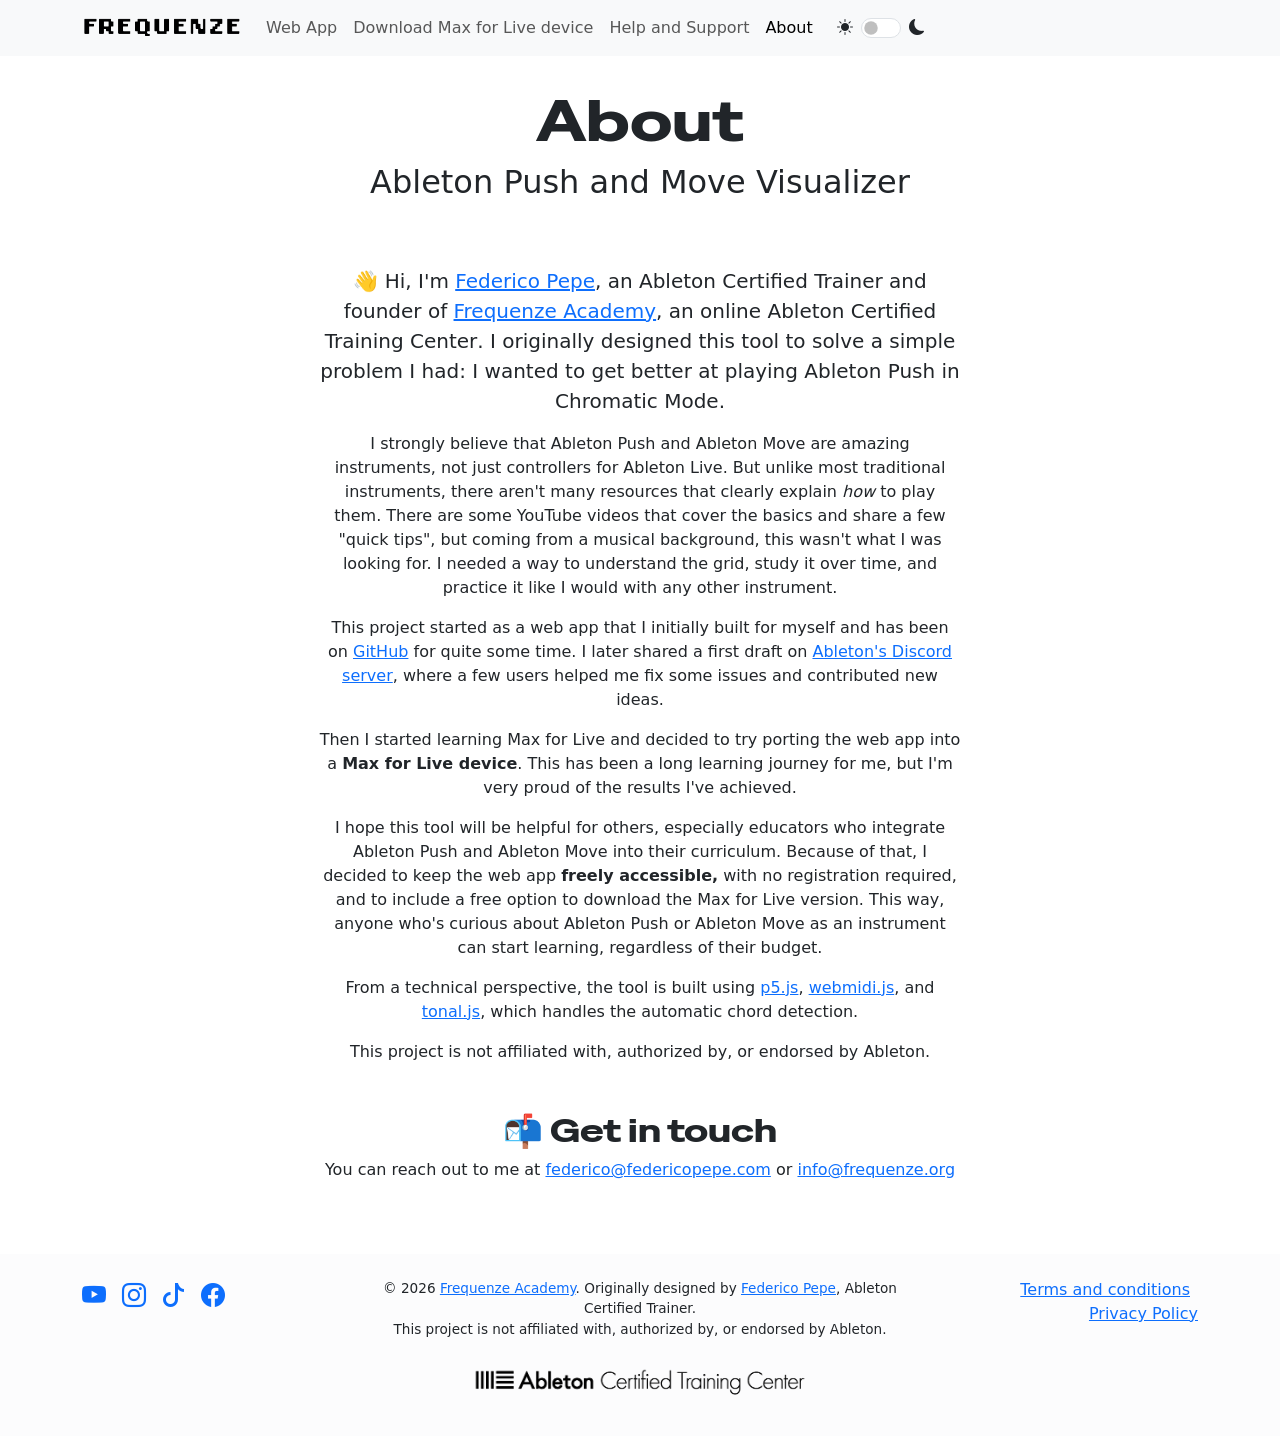
<file: about.html>
<!DOCTYPE html>
<html lang="en" data-bs-theme="light">
  <head>
    <meta charset="utf-8">
    <meta name="viewport" content="width=device-width, initial-scale=1">
    <!--  Essential META Tags -->
    <meta property="og:title" content="Ableton Push and Move Visualizer">
    <meta property="og:type" content="website" />
    <meta property="og:image" content="https://visualizer.frequenze.org/images/og-image.jpg">
    <meta property="og:url" content="https://visualizer.frequenze.org">
    <meta name="twitter:card" content="summary_large_image">

    <!--  Non-Essential, But Recommended -->
    <meta property="og:description" content="Learn how to play in Chromatic Mode on Ableton Push and Ableton Move with this free web app. Also available as a Max for Live device">
    <meta property="og:site_name" content="Ableton Push and Move Visualizer &bull; Frequenze">

    <title>About &bull; Ableton Push and Move Visualizer</title>
    <!-- Bootstrap -->
    <link href="https://cdn.jsdelivr.net/npm/bootstrap@5.3.8/dist/css/bootstrap.min.css" rel="stylesheet" integrity="sha384-sRIl4kxILFvY47J16cr9ZwB07vP4J8+LH7qKQnuqkuIAvNWLzeN8tE5YBujZqJLB" crossorigin="anonymous">
    <link rel="stylesheet" type="text/css" href="style.css">
    <link rel="stylesheet" href="https://cdn.jsdelivr.net/npm/bootstrap-icons@1.13.1/font/bootstrap-icons.min.css">
    <!-- Google Font -->
    <link rel="preconnect" href="https://fonts.googleapis.com">
    <link rel="preconnect" href="https://fonts.gstatic.com" crossorigin>
    <link href="https://fonts.googleapis.com/css2?family=Special+Gothic+Expanded+One&display=swap" rel="stylesheet">

    <!-- Google Tag Manager -->
    <script>(function(w,d,s,l,i){w[l]=w[l]||[];w[l].push({'gtm.start':
    new Date().getTime(),event:'gtm.js'});var f=d.getElementsByTagName(s)[0],
    j=d.createElement(s),dl=l!='dataLayer'?'&l='+l:'';j.async=true;j.src=
    'https://www.googletagmanager.com/gtm.js?id='+i+dl;f.parentNode.insertBefore(j,f);
    })(window,document,'script','dataLayer','GTM-W4GBQN68');</script>
    <!-- End Google Tag Manager -->
  </head>
  <body>
    <nav class="navbar navbar-expand-lg bg-body-tertiary">
      <div class="container">
        <a class="navbar-brand" id="navbarLogo" href="https://visualizer.frequenze.org">Frequenze</a>
        <button class="navbar-toggler" type="button" data-bs-toggle="collapse" data-bs-target="#navbarSupportedContent" aria-controls="navbarSupportedContent" aria-expanded="false" aria-label="Toggle navigation">
          <span class="bi bi-list"></span>
        </button>
        <div class="collapse navbar-collapse" id="navbarSupportedContent">
          <ul class="navbar-nav mb-2 mb-lg-0">
            <li class="nav-item">
              <a class="nav-link" id="navbarWebApp" href="index.html">Web App</a>
            </li>
            <li class="nav-item">
              <a class="nav-link" id="navbarMaxforLive" href="max-for-live.html">Download Max for Live device</a>
            </li>
            <li class="nav-item">
              <a class="nav-link" id="navbarHelp" href="help.html">Help and Support</a>
            </li>
            <li class="nav-item">
              <a class="nav-link active" aria-current="page" id="navbarAbout" href="about.html">About</a>
            </li>
            <li class="nav-item d-flex align-items-center ps-3">
              <div class="form-check form-switch d-flex align-items-center m-0 p-0">
                <i class="bi bi-sun-fill me-2"></i>
                <input class="form-check-input m-0" type="checkbox" role="switch" id="themeSwitcher" style="cursor: pointer; width: 2.5em; height: 1.25em;">
                <i class="bi bi-moon-fill ms-2"></i>
              </div>
            </li>
          </ul>
        </div>
      </div>
    </nav>
    <div class="container mt-3 text-center">
      <div class="row">
        <div class="col-12 mt-3">
          <h1 class="display-4 special-gothic-expanded-one-regular">About</h1>
          <h2 class="fw-lighter">Ableton Push and Move Visualizer</h2>
        </div>
      </div>
      <main>
        <div class="row my-5">
          <div class="col-12 col-md-7 mx-auto py-2">
            <p class="lead">👋 Hi, I'm <a href="https://www.federicopepe.com" target="_blank">Federico Pepe</a>, an <strong>Ableton Certified Trainer</strong> and founder of <strong><a href="https://www.frequenze.org">Frequenze Academy</a></strong>, an online <strong>Ableton Certified Training Center</strong>. I originally designed this tool to solve a simple problem I had: I wanted to get better at playing Ableton Push in Chromatic Mode.</p>
            <p>I strongly believe that Ableton Push and Ableton Move are amazing instruments, not just controllers for Ableton Live. But unlike most traditional instruments, there aren't many resources that clearly explain <em>how</em> to play them. There are some YouTube videos that cover the basics and share a few &quot;quick tips&quot;, but coming from a musical background, this wasn't what I was looking for. I needed a way to understand the grid, study it over time, and practice it like I would with any other instrument.</p>
            <p>This project started as a web app that I initially built for myself and has been on <a href="https://github.com/federico-pepe/ableton-push-learn" target="_blank">GitHub</a> for quite some time. I later shared a first draft on <a href="https://discord.gg/ableton" target="_blank">Ableton's Discord server</a>, where a few users helped me fix some issues and contributed new ideas.</p>
            <p>Then I started learning Max for Live and decided to try porting the web app into a <strong>Max for Live device</strong>. This has been a long learning journey for me, but I'm very proud of the results I've achieved.</p>
            <p>I hope this tool will be helpful for others, especially educators who integrate Ableton Push and Ableton Move into their curriculum. Because of that, I decided to keep the web app <strong>freely accessible,</strong> with no registration required, and to include a free option to download the Max for Live version. This way, anyone who's curious about Ableton Push or Ableton Move as an instrument can start learning, regardless of their budget.</p>
            <p>From a technical perspective, the tool is built using <a href="https://p5js.org/" target="_blank">p5.js</a>, <a href="https://webmidijs.org/" target="_blank">webmidi.js</a>, and <a href="https://tonaljs.github.io/tonal/" target="_blank">tonal.js</a>, which handles the automatic chord detection.</p>
            <p>This project is not affiliated with, authorized by, or endorsed by Ableton.</p>
            <h2 class="special-gothic-expanded-one-regular mt-5">📬 Get in touch</h2>
            <p>You can reach out to me at <a href="mailto:&#102;&#101;&#100;&#101;&#114;&#105;&#099;&#111;&#064;&#102;&#101;&#100;&#101;&#114;&#105;&#099;&#111;&#112;&#101;&#112;&#101;&#046;&#099;&#111;&#109;">&#102;&#101;&#100;&#101;&#114;&#105;&#099;&#111;&#064;&#102;&#101;&#100;&#101;&#114;&#105;&#099;&#111;&#112;&#101;&#112;&#101;&#046;&#099;&#111;&#109;</a> or <a href="mailto:&#105;&#110;&#102;&#111;&#064;&#102;&#114;&#101;&#113;&#117;&#101;&#110;&#122;&#101;&#046;&#111;&#114;&#103;">&#105;&#110;&#102;&#111;&#064;&#102;&#114;&#101;&#113;&#117;&#101;&#110;&#122;&#101;&#046;&#111;&#114;&#103;</a></p>
          </div>
        </div>
      </main>
    </div>
    <div class="bg-light-subtle">
      <div class="container mt-5 py-4">
        <footer class="row">
          <div class="col-12 col-md-3">
            <ul class="list-inline fs-4 text-center text-md-start">
              <li class="list-inline-item"><a href="https://www.youtube.com/@frequenze_academy" class="bi bi-youtube" target="_blank"></a></li>
              <li class="list-inline-item"><a href="https://www.instagram.com/frequenze_academy" class="bi bi-instagram" target="_blank"></a></li>
              <li class="list-inline-item"><a href="https://tiktok.com/@frequenze_academy" class="bi bi-tiktok" target="_blank""></a></li>
              <li class="list-inline-item"><a href="https://www.facebook.com/frequenze_academy" class="bi bi-facebook" target="_blank"></a></li>
            </ul>
          </div>
          <div class="col-12 col-md-6 text-center" style="font-size:0.85rem">
            <p>&copy; 2026 <a href="https://www.frequenze.org" id="footerFrequenze" target="_blank">Frequenze Academy</a>. Originally designed by <a href="https://www.federicopepe.com" target="_blank">Federico Pepe</a>, Ableton Certified Trainer.<br />This project is not affiliated with, authorized by, or endorsed by Ableton.</p>
          </div>
          <div class="col-12 col-md-3">
            <ul class="list-inline text-center text-md-end">
              <li class="list-inline-item"><a href="https://www.frequenze.org/terms" target="_blank">Terms and conditions</a></li>
              <li class="list-inline-item"><a href="https://www.frequenze.org/privacy" target="_blank">Privacy Policy</a></li>
            </ul>
          </div>
        </footer>
        <div class="row">
          <div class="col-12 text-center">
            <a href="https://www.ableton.com/en/certified-training/frequenze/" id="actc" target="_blank">Frequenze is an Ableton Certified Training Center</a></div>
        </div>
      </div>
    </div>
    <script src="theme-chooser.js"></script>
    <script src="https://cdn.jsdelivr.net/npm/bootstrap@5.3.8/dist/js/bootstrap.bundle.min.js" integrity="sha384-FKyoEForCGlyvwx9Hj09JcYn3nv7wiPVlz7YYwJrWVcXK/BmnVDxM+D2scQbITxI" crossorigin="anonymous"></script>
    <!-- Google Tag Manager (noscript) -->
    <noscript><iframe src="https://www.googletagmanager.com/ns.html?id=GTM-W4GBQN68"
    height="0" width="0" style="display:none;visibility:hidden"></iframe></noscript>
    <!-- End Google Tag Manager (noscript) -->
    <!-- Iubenda -->
    <script type="text/javascript">
    var _iub = _iub || [];
    _iub.csConfiguration = {"siteId":4424668,"cookiePolicyId":79110629,"storage":{"useSiteId":true}};
    _iub.csLangConfiguration = {"en":{"cookiePolicyId":79110629}};
    </script>
    <script type="text/javascript" src="https://cs.iubenda.com/autoblocking/4424668.js"></script>
    <script type="text/javascript" src="//cdn.iubenda.com/cs/gpp/stub.js"></script>
    <script type="text/javascript" src="//cdn.iubenda.com/cs/iubenda_cs.js" charset="UTF-8" async></script>
  </body>
</html>
</file>
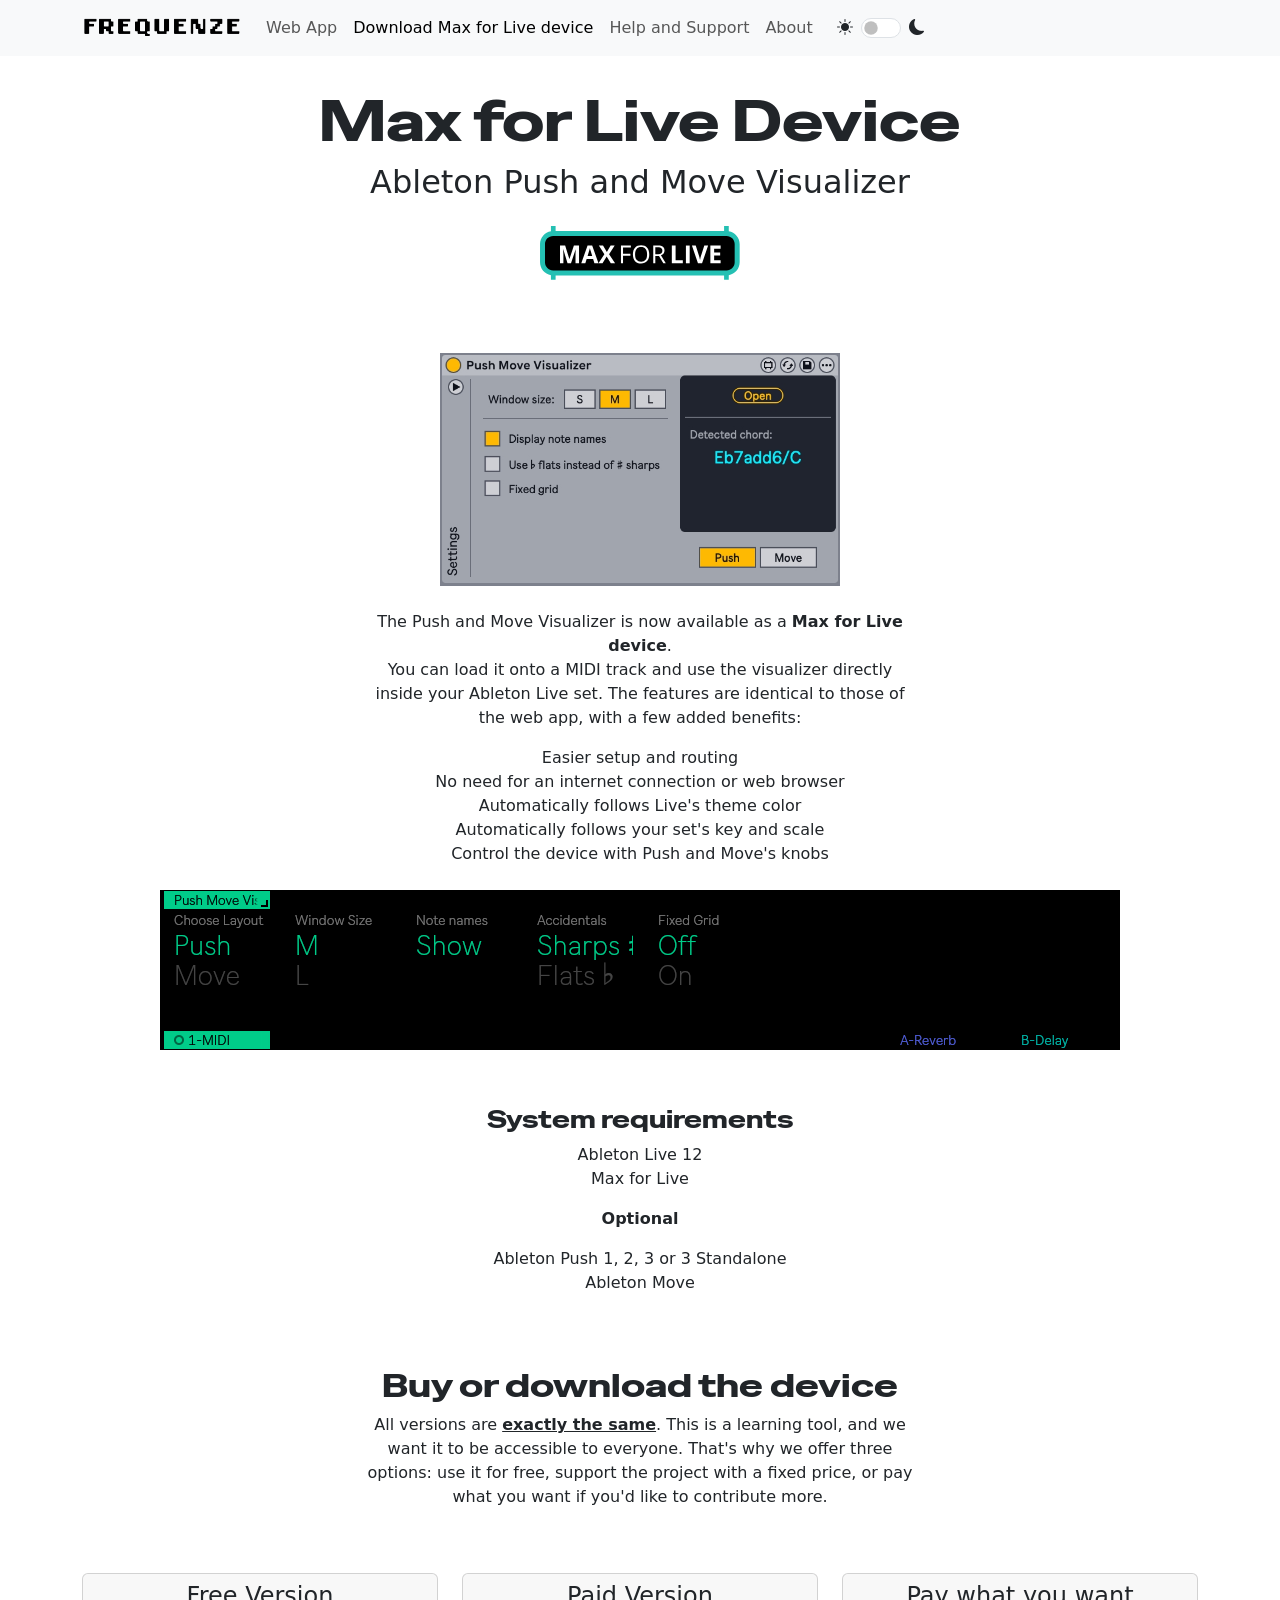
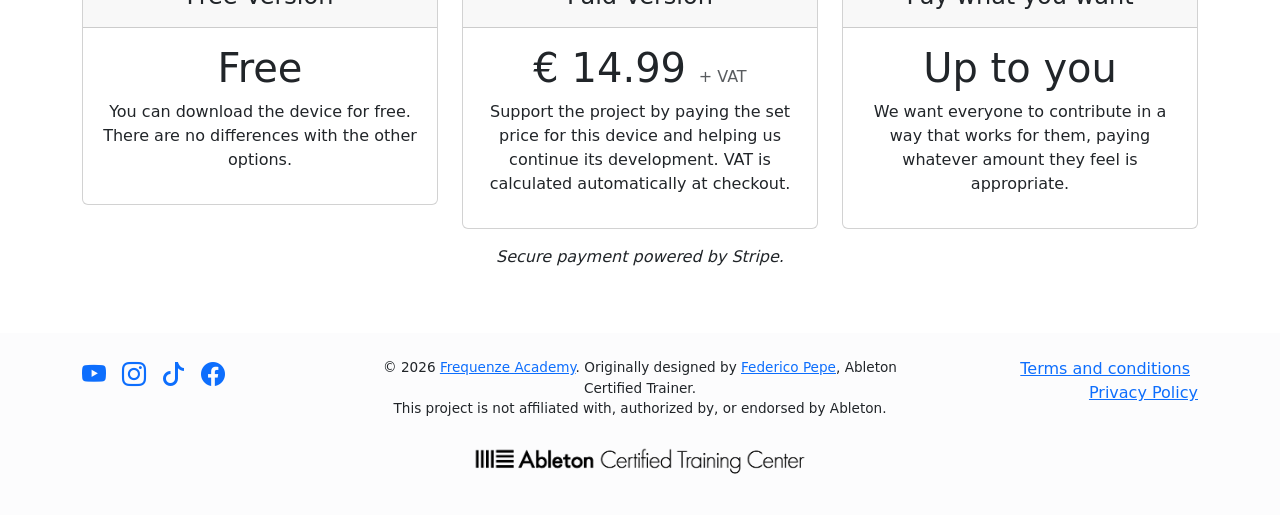
<file: max-for-live.html>
<!DOCTYPE html>
<html lang="en" data-bs-theme="light">
  <head>
    <meta charset="utf-8">
    <meta name="viewport" content="width=device-width, initial-scale=1">
    <!--  Essential META Tags -->
    <meta property="og:title" content="Ableton Push and Move Visualizer">
    <meta property="og:type" content="website" />
    <meta property="og:image" content="https://visualizer.frequenze.org/images/og-image.jpg">
    <meta property="og:url" content="https://visualizer.frequenze.org">
    <meta name="twitter:card" content="summary_large_image">

    <!--  Non-Essential, But Recommended -->
    <meta property="og:description" content="Learn how to play in Chromatic Mode on Ableton Push and Ableton Move with this free web app. Also available as a Max for Live device">
    <meta property="og:site_name" content="Ableton Push and Move Visualizer &bull; Frequenze">
    <title>Max for Live Device &bull; Ableton Push and Move Visualizer</title>
    
    <!-- Bootstrap -->
    <link href="https://cdn.jsdelivr.net/npm/bootstrap@5.3.8/dist/css/bootstrap.min.css" rel="stylesheet" integrity="sha384-sRIl4kxILFvY47J16cr9ZwB07vP4J8+LH7qKQnuqkuIAvNWLzeN8tE5YBujZqJLB" crossorigin="anonymous">
    <link rel="stylesheet" type="text/css" href="style.css">
    <link rel="stylesheet" href="https://cdn.jsdelivr.net/npm/bootstrap-icons@1.13.1/font/bootstrap-icons.min.css">
    <!-- Google Font -->
    <link rel="preconnect" href="https://fonts.googleapis.com">
    <link rel="preconnect" href="https://fonts.gstatic.com" crossorigin>
    <link href="https://fonts.googleapis.com/css2?family=Special+Gothic+Expanded+One&display=swap" rel="stylesheet">
    <!-- Google Tag Manager -->
    <script>(function(w,d,s,l,i){w[l]=w[l]||[];w[l].push({'gtm.start':
    new Date().getTime(),event:'gtm.js'});var f=d.getElementsByTagName(s)[0],
    j=d.createElement(s),dl=l!='dataLayer'?'&l='+l:'';j.async=true;j.src=
    'https://www.googletagmanager.com/gtm.js?id='+i+dl;f.parentNode.insertBefore(j,f);
    })(window,document,'script','dataLayer','GTM-W4GBQN68');</script>
    <!-- End Google Tag Manager -->
  </head>
  <body>
    <nav class="navbar navbar-expand-lg bg-body-tertiary">
      <div class="container">
        <a class="navbar-brand" id="navbarLogo" href="https://visualizer.frequenze.org">Frequenze</a>
        <button class="navbar-toggler" type="button" data-bs-toggle="collapse" data-bs-target="#navbarSupportedContent" aria-controls="navbarSupportedContent" aria-expanded="false" aria-label="Toggle navigation">
          <span class="bi bi-list"></span>
        </button>
        <div class="collapse navbar-collapse" id="navbarSupportedContent">
          <ul class="navbar-nav mb-2 mb-lg-0">
            <li class="nav-item">
              <a class="nav-link" id="navbarWebApp" href="index.html">Web App</a>
            </li>
            <li class="nav-item">
              <a class="nav-link active" aria-current="page" id="navbarMaxforLive" href="max-for-live.html">Download Max for Live device</a>
            </li>
            <li class="nav-item">
              <a class="nav-link" id="navbarHelp" href="help.html">Help and Support</a>
            </li>
            <li class="nav-item">
              <a class="nav-link" id="navbarAbout" href="about.html">About</a>
            </li>
            <li class="nav-item d-flex align-items-center ps-3">
              <div class="form-check form-switch d-flex align-items-center m-0 p-0">
                <i class="bi bi-sun-fill me-2"></i>
                <input class="form-check-input m-0" type="checkbox" role="switch" id="themeSwitcher" style="cursor: pointer; width: 2.5em; height: 1.25em;">
                <i class="bi bi-moon-fill ms-2"></i>
              </div>
            </li>
          </ul>
        </div>
      </div>
    </nav>
    <div class="container my-3 text-center">
      <div class="row">
        <div class="col-12 mt-3">
          <h1 class="display-4 special-gothic-expanded-one-regular">Max for Live Device</h1>
          <h2 class="fw-lighter">Ableton Push and Move Visualizer</h2>
          <img src="images/m4l-web-icon.svg" alt="Max for Live Logo" class="img-fluid my-3 " style="max-width: 200px;"/>
        </div>
      </div>
      <main>
        <div class="row my-5 justify-content-center">
          <div class="col-12 col-md-6 py-2">
            <img src="images/Ableton-Push-Move-Visualizer-Max-for-Live.jpg" class="img-fluid mb-4" style="max-width: 400px" alt="">
            <p>The Push and Move Visualizer is now available as a <strong>Max for Live device</strong>.<br />You can load it onto a MIDI track and use the visualizer directly inside your Ableton Live set. The features are identical to those of the web app, with a few added benefits:
            <ul class="list-unstyled">
                <li>Easier setup and routing</li>
                <li>No need for an internet connection or web browser</li>
                <li>Automatically follows Live's theme color</li>
                <li>Automatically follows your set's key and scale</li>
                <li>Control the device with Push and Move's knobs</li>
            </ul>
            </p>
          </div>
          <div class="col-12">
            <img src="images/Push-Screen.png" alt="A screenshoft of a Push screen with the Push and Move Visualizer displayed" class="img-fluid">
          </div>
          <div class="col-12 col-md-6 py-2">
            <h4 class="mt-5 special-gothic-expanded-one-regular">System requirements</h4>
            <p>Ableton Live 12<br />Max for Live</p>
            <p class="fw-bold">Optional</p>
            <p>Ableton Push 1, 2, 3 or 3 Standalone<br />Ableton Move</p>
          </div>
        </div>
        <div class="row justify-content-center mb-5">
            <div class="col-12 col-md-6">
                <h2 class="special-gothic-expanded-one-regular">Buy or download the device</h2>
                <p>All versions are <strong><u>exactly the same</u></strong>. This is a learning tool, and we want it to be accessible to everyone. That's why we offer three options: use it for free, support the project with a fixed price, or pay what you want if you'd like to contribute more.</p>
            </div>
        </div>
        <div class="row">
          <div class="col-12 mb-2 mb-mb-0 col-md-4">
            <div class="card">
            <div class="card-header">
                <h4>Free Version</h4>
            </div>
            <div class="card-body">
                <h1 class="card-title">Free</h1 >
                <p class="card-text">You can download the device for free. There are no differences with the other options.</p>
                <stripe-buy-button
                  buy-button-id="buy_btn_1T1mJQFDpvWQs5kULGd00yII"
                  publishable-key="pk_live_51R8b0eFDpvWQs5kUdlq8iLgQv9KytrCtKvHO1RBIfKrVRTy0OfnU4sM1o4Wj2B32jupyNtqnoDNKLNAoC4qkixUA00cFJrjCBa"
                >
                </stripe-buy-button>
            </div>
            </div>
          </div>   
          <div class="col-12 mb-2 mb-mb-0 col-md-4">
            <div class="card">
            <div class="card-header">
                <h4>Paid Version</h4>
            </div>
            <div class="card-body">
                <h1 class="card-title">&euro; 14.99 <small style="font-size: 40%;" class="text-muted">+ VAT</small></h1 >
                <p class="card-text">Support the project by paying the set price for this device and helping us continue its development. VAT is calculated automatically at checkout.</p>
                <stripe-buy-button
                  buy-button-id="buy_btn_1T1mO7FDpvWQs5kUu8qcIem5"
                  publishable-key="pk_live_51R8b0eFDpvWQs5kUdlq8iLgQv9KytrCtKvHO1RBIfKrVRTy0OfnU4sM1o4Wj2B32jupyNtqnoDNKLNAoC4qkixUA00cFJrjCBa"
                >
                </stripe-buy-button>
            </div>
            </div>
          </div>
          <div class="col-12 mb-2 mb-mb-0 col-md-4">
            <div class="card">
            <div class="card-header">
                <h4>Pay what you want</h4>
            </div>
            <div class="card-body">
                <h1 class="card-title">Up to you</h1 >
                <p class="card-text">We want everyone to contribute in a way that works for them, paying whatever amount they feel is appropriate.</p>
                <stripe-buy-button
                  buy-button-id="buy_btn_1T03ubFDpvWQs5kUwFu1G4iJ"
                  publishable-key="pk_live_51R8b0eFDpvWQs5kUdlq8iLgQv9KytrCtKvHO1RBIfKrVRTy0OfnU4sM1o4Wj2B32jupyNtqnoDNKLNAoC4qkixUA00cFJrjCBa"
                >
                </stripe-buy-button>
            </div>
            </div>
          </div>
          <div class="col-12 mt-2">
            <p><em>Secure payment powered by Stripe.</em></p>
          </div>
        </div>
      </main>
    </div>
    <div class="bg-light-subtle">
      <div class="container mt-5 py-4">
        <footer class="row">
          <div class="col-12 col-md-3">
            <ul class="list-inline fs-4 text-center text-md-start">
              <li class="list-inline-item"><a href="https://www.youtube.com/@frequenze_academy" class="bi bi-youtube" target="_blank"></a></li>
              <li class="list-inline-item"><a href="https://www.instagram.com/frequenze_academy" class="bi bi-instagram" target="_blank"></a></li>
              <li class="list-inline-item"><a href="https://tiktok.com/@frequenze_academy" class="bi bi-tiktok" target="_blank""></a></li>
              <li class="list-inline-item"><a href="https://www.facebook.com/frequenze_academy" class="bi bi-facebook" target="_blank"></a></li>
            </ul>
          </div>
          <div class="col-12 col-md-6 text-center" style="font-size:0.85rem">
            <p>&copy; 2026 <a href="https://www.frequenze.org" id="footerFrequenze" target="_blank">Frequenze Academy</a>. Originally designed by <a href="https://www.federicopepe.com" target="_blank">Federico Pepe</a>, Ableton Certified Trainer.<br />This project is not affiliated with, authorized by, or endorsed by Ableton.</p>
          </div>
          <div class="col-12 col-md-3">
            <ul class="list-inline text-center text-md-end">
              <li class="list-inline-item"><a href="https://www.frequenze.org/terms" target="_blank">Terms and conditions</a></li>
              <li class="list-inline-item"><a href="https://www.frequenze.org/privacy" target="_blank">Privacy Policy</a></li>
            </ul>
          </div>
        </footer>
        <div class="row">
          <div class="col-12 text-center">
            <a href="https://www.ableton.com/en/certified-training/frequenze/" id="actc" target="_blank">Frequenze is an Ableton Certified Training Center</a></div>
        </div>
      </div>
    </div>
    <script src="theme-chooser.js"></script>
    <script src="https://cdn.jsdelivr.net/npm/bootstrap@5.3.8/dist/js/bootstrap.bundle.min.js" integrity="sha384-FKyoEForCGlyvwx9Hj09JcYn3nv7wiPVlz7YYwJrWVcXK/BmnVDxM+D2scQbITxI" crossorigin="anonymous"></script>
     <!-- STRIPE -->
     <script async src="https://js.stripe.com/v3/buy-button.js"></script>
     <!-- Google Tag Manager (noscript) -->
    <noscript><iframe src="https://www.googletagmanager.com/ns.html?id=GTM-W4GBQN68"
    height="0" width="0" style="display:none;visibility:hidden"></iframe></noscript>
    <!-- End Google Tag Manager (noscript) -->
    <!-- Iubenda -->
    <script type="text/javascript">
    var _iub = _iub || [];
    _iub.csConfiguration = {"siteId":4424668,"cookiePolicyId":79110629,"storage":{"useSiteId":true}};
    _iub.csLangConfiguration = {"en":{"cookiePolicyId":79110629}};
    </script>
    <script type="text/javascript" src="https://cs.iubenda.com/autoblocking/4424668.js"></script>
    <script type="text/javascript" src="//cdn.iubenda.com/cs/gpp/stub.js"></script>
    <script type="text/javascript" src="//cdn.iubenda.com/cs/iubenda_cs.js" charset="UTF-8" async></script>
  </body>
</html>
</file>
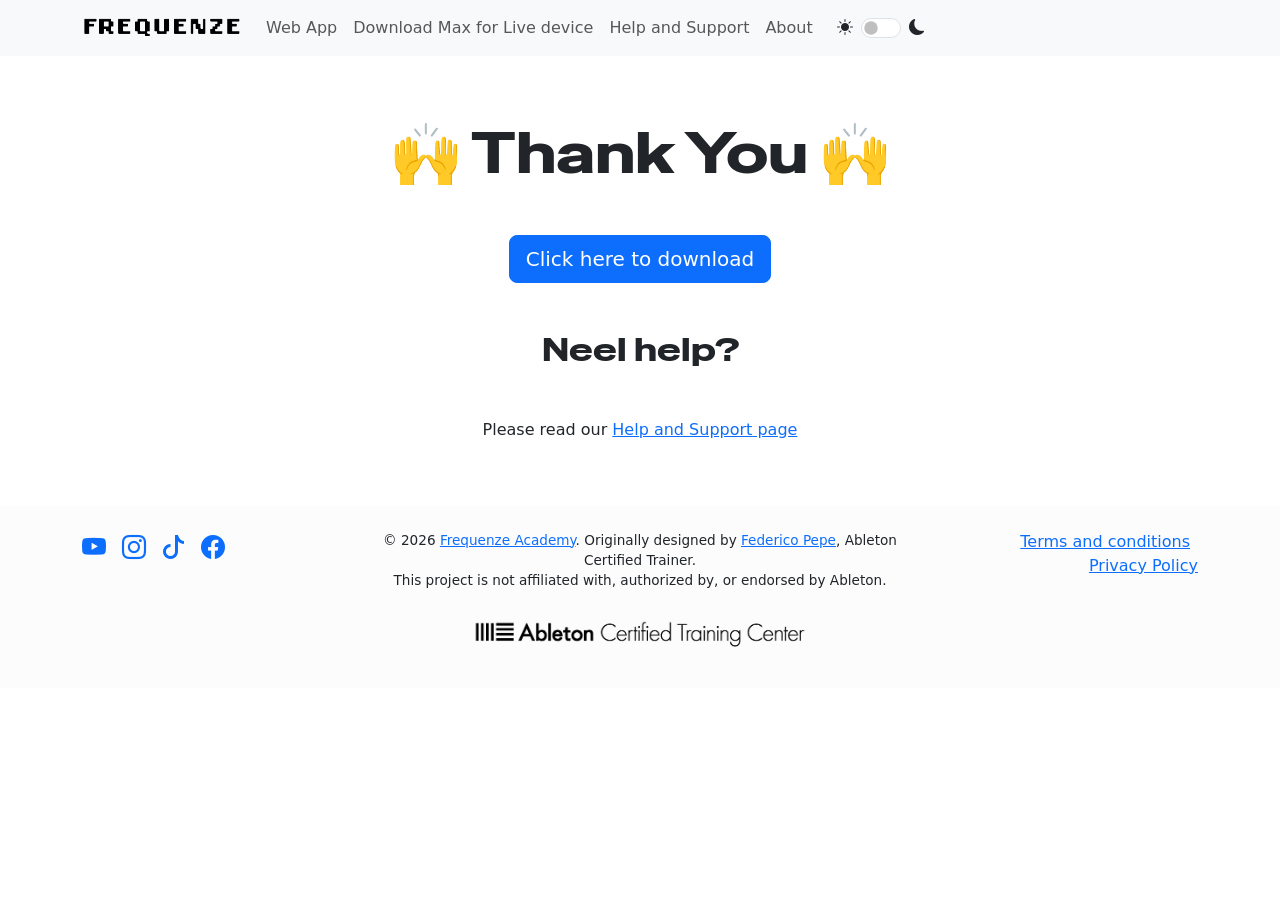
<file: thanks.html>
<!DOCTYPE html>
<html lang="en" data-bs-theme="light">
  <head>
    <meta charset="utf-8">
    <meta name="viewport" content="width=device-width, initial-scale=1">
    <!--  Essential META Tags -->
    <meta property="og:title" content="Ableton Push and Move Visualizer">
    <meta property="og:type" content="website" />
    <meta property="og:image" content="https://visualizer.frequenze.org/images/og-image.jpg">
    <meta property="og:url" content="https://visualizer.frequenze.org">
    <meta name="twitter:card" content="summary_large_image">

    <!--  Non-Essential, But Recommended -->
    <meta property="og:description" content="Learn how to play in Chromatic Mode on Ableton Push and Ableton Move with this free web app. Also available as a Max for Live device">
    <meta property="og:site_name" content="Ableton Push and Move Visualizer &bull; Frequenze">
    <title>About &bull; Ableton Push and Move Visualizer</title>
    <!-- Bootstrap -->
    <link href="https://cdn.jsdelivr.net/npm/bootstrap@5.3.8/dist/css/bootstrap.min.css" rel="stylesheet" integrity="sha384-sRIl4kxILFvY47J16cr9ZwB07vP4J8+LH7qKQnuqkuIAvNWLzeN8tE5YBujZqJLB" crossorigin="anonymous">
    <link rel="stylesheet" type="text/css" href="style.css">
    <link rel="stylesheet" href="https://cdn.jsdelivr.net/npm/bootstrap-icons@1.13.1/font/bootstrap-icons.min.css">
    <!-- Google Font -->
    <link rel="preconnect" href="https://fonts.googleapis.com">
    <link rel="preconnect" href="https://fonts.gstatic.com" crossorigin>
    <link href="https://fonts.googleapis.com/css2?family=Special+Gothic+Expanded+One&display=swap" rel="stylesheet">
    <!-- Google Tag Manager -->
    <script>(function(w,d,s,l,i){w[l]=w[l]||[];w[l].push({'gtm.start':
    new Date().getTime(),event:'gtm.js'});var f=d.getElementsByTagName(s)[0],
    j=d.createElement(s),dl=l!='dataLayer'?'&l='+l:'';j.async=true;j.src=
    'https://www.googletagmanager.com/gtm.js?id='+i+dl;f.parentNode.insertBefore(j,f);
    })(window,document,'script','dataLayer','GTM-W4GBQN68');</script>
    <!-- End Google Tag Manager -->
  </head>
  <body>
    <nav class="navbar navbar-expand-lg bg-body-tertiary">
      <div class="container">
        <a class="navbar-brand" id="navbarLogo" href="https://visualizer.frequenze.org">Frequenze</a>
        <button class="navbar-toggler" type="button" data-bs-toggle="collapse" data-bs-target="#navbarSupportedContent" aria-controls="navbarSupportedContent" aria-expanded="false" aria-label="Toggle navigation">
          <span class="bi bi-list"></span>
        </button>
        <div class="collapse navbar-collapse" id="navbarSupportedContent">
          <ul class="navbar-nav mb-2 mb-lg-0">
            <li class="nav-item">
              <a class="nav-link" id="navbarWebApp" href="index.html">Web App</a>
            </li>
            <li class="nav-item">
              <a class="nav-link" id="navbarMaxforLive" href="max-for-live.html">Download Max for Live device</a>
            </li>
            <li class="nav-item">
              <a class="nav-link" id="navbarHelp" href="help.html">Help and Support</a>
            </li>
            <li class="nav-item">
              <a class="nav-link" id="navbarAbout" href="about.html">About</a>
            </li>
            <li class="nav-item d-flex align-items-center ps-3">
              <div class="form-check form-switch d-flex align-items-center m-0 p-0">
                <i class="bi bi-sun-fill me-2"></i>
                <input class="form-check-input m-0" type="checkbox" role="switch" id="themeSwitcher" style="cursor: pointer; width: 2.5em; height: 1.25em;">
                <i class="bi bi-moon-fill ms-2"></i>
              </div>
            </li>
          </ul>
        </div>
      </div>
    </nav>
    <div class="container my-5 text-center">
      <div class="row">
        <div class="col-12 mt-3">
          <h1 class="display-4 special-gothic-expanded-one-regular">🙌 Thank You 🙌</h1>
          <p class="my-5"><a href="downloads/Push-Move-Visualizer-v1.0.zip" class="btn btn-primary btn-lg">Click here to download</a></p>
          <h2 class="my-5 special-gothic-expanded-one-regular">Neel help?</h2>
          <p>Please read our <a href="help.html">Help and Support page</a></p>
        </div>
      </div>
    </div>
    <div class="bg-light-subtle">
      <div class="container mt-5 py-4">
        <footer class="row">
          <div class="col-12 col-md-3">
            <ul class="list-inline fs-4 text-center text-md-start">
              <li class="list-inline-item"><a href="https://www.youtube.com/@frequenze_academy" class="bi bi-youtube" target="_blank"></a></li>
              <li class="list-inline-item"><a href="https://www.instagram.com/frequenze_academy" class="bi bi-instagram" target="_blank"></a></li>
              <li class="list-inline-item"><a href="https://tiktok.com/@frequenze_academy" class="bi bi-tiktok" target="_blank""></a></li>
              <li class="list-inline-item"><a href="https://www.facebook.com/frequenze_academy" class="bi bi-facebook" target="_blank"></a></li>
            </ul>
          </div>
          <div class="col-12 col-md-6 text-center" style="font-size:0.85rem">
            <p>&copy; 2026 <a href="https://www.frequenze.org" id="footerFrequenze" target="_blank">Frequenze Academy</a>. Originally designed by <a href="https://www.federicopepe.com" target="_blank">Federico Pepe</a>, Ableton Certified Trainer.<br />This project is not affiliated with, authorized by, or endorsed by Ableton.</p>
          </div>
          <div class="col-12 col-md-3">
            <ul class="list-inline text-center text-md-end">
              <li class="list-inline-item"><a href="https://www.frequenze.org/terms" target="_blank">Terms and conditions</a></li>
              <li class="list-inline-item"><a href="https://www.frequenze.org/privacy" target="_blank">Privacy Policy</a></li>
            </ul>
          </div>
        </footer>
        <div class="row">
          <div class="col-12 text-center">
            <a href="https://www.ableton.com/en/certified-training/frequenze/" id="actc" target="_blank">Frequenze is an Ableton Certified Training Center</a></div>
        </div>
      </div>
    </div>
    <script src="theme-chooser.js"></script>
    <script src="https://cdn.jsdelivr.net/npm/bootstrap@5.3.8/dist/js/bootstrap.bundle.min.js" integrity="sha384-FKyoEForCGlyvwx9Hj09JcYn3nv7wiPVlz7YYwJrWVcXK/BmnVDxM+D2scQbITxI" crossorigin="anonymous"></script>
    <!-- Google Tag Manager (noscript) -->
    <noscript><iframe src="https://www.googletagmanager.com/ns.html?id=GTM-W4GBQN68"
    height="0" width="0" style="display:none;visibility:hidden"></iframe></noscript>
    <!-- End Google Tag Manager (noscript) -->
    <!-- Iubenda -->
    <script type="text/javascript">
    var _iub = _iub || [];
    _iub.csConfiguration = {"siteId":4424668,"cookiePolicyId":79110629,"storage":{"useSiteId":true}};
    _iub.csLangConfiguration = {"en":{"cookiePolicyId":79110629}};
    </script>
    <script type="text/javascript" src="https://cs.iubenda.com/autoblocking/4424668.js"></script>
    <script type="text/javascript" src="//cdn.iubenda.com/cs/gpp/stub.js"></script>
    <script type="text/javascript" src="//cdn.iubenda.com/cs/iubenda_cs.js" charset="UTF-8" async></script>
  </body>
</html>
</file>
<file: style.css>
canvas {
    cursor: pointer;
}

#canvasBackdrop {
    display: none;
    position: fixed;
    top: 0;
    left: 0;
    width: 100%;
    height: 100%;
    background: rgba(0, 0, 0, 0.7);
    z-index: 999;
}

canvas.expanded {
    position: fixed;
    top: 50%;
    left: 50%;
    transform: translate(-50%, -50%);
    z-index: 1000;
}

.navbar-brand {
  background-size: 100%;
  background-repeat: no-repeat;
  background-position: center;
  text-indent: -9999px;
  overflow: hidden;
  display: inline-block;
  width: 160px;
  height: 40px;
}

[data-bs-theme="dark"] .navbar-brand {
  background-image: url("images/Frequenze-Horizontal-White@2x.png");
}

[data-bs-theme="light"] .navbar-brand {
  background-image: url("images/Frequenze-Horizontal-Black@2x.png");
}

#actc {
  background-size: 100%;
  background-repeat: no-repeat;
  background-position: center;
  text-indent: -9999px;
  overflow: hidden;
  display: inline-block;
  width: 350px;
  height: 50px;
}

[data-bs-theme="dark"] #actc {
  background-image: url("images/ableton_certified_training_center_logo_white_transparent_bg.png");
}

[data-bs-theme="light"] #actc {
  background-image: url("images/ableton_certified_training_center_logo_transparent_bg.png");
}


.special-gothic-expanded-one-regular {
  font-family: "Special Gothic Expanded One", sans-serif;
  font-weight: 400;
  font-style: normal;
}

/*
  Pad Grid colors based on theme switch
*/
[data-bs-theme="dark"] {
  --rect_root: rgba(165, 34, 50, 1);
  --rect_active:rgba(71, 73, 84, 1);
  --rect_idle:rgba(22, 23, 28, 1);
  --rect_played: rgba(20, 219, 80, 1);
  --border-color: rgba(0, 0, 0, 1);
  --text-color: rgba(175, 176, 184, 1);
}

[data-bs-theme="light"] {
  --rect_root: rgba(129, 190, 250, 1);
  --rect_active:rgba(230, 230, 230, 1);
  --rect_idle:rgba(151, 155, 164, 1);
  --rect_played: rgba(20, 219, 80, 1);
  --border-color: rgba(0, 0, 0, 1);
  --text-color: rgba(0, 0, 0, 1);
}
</file>
